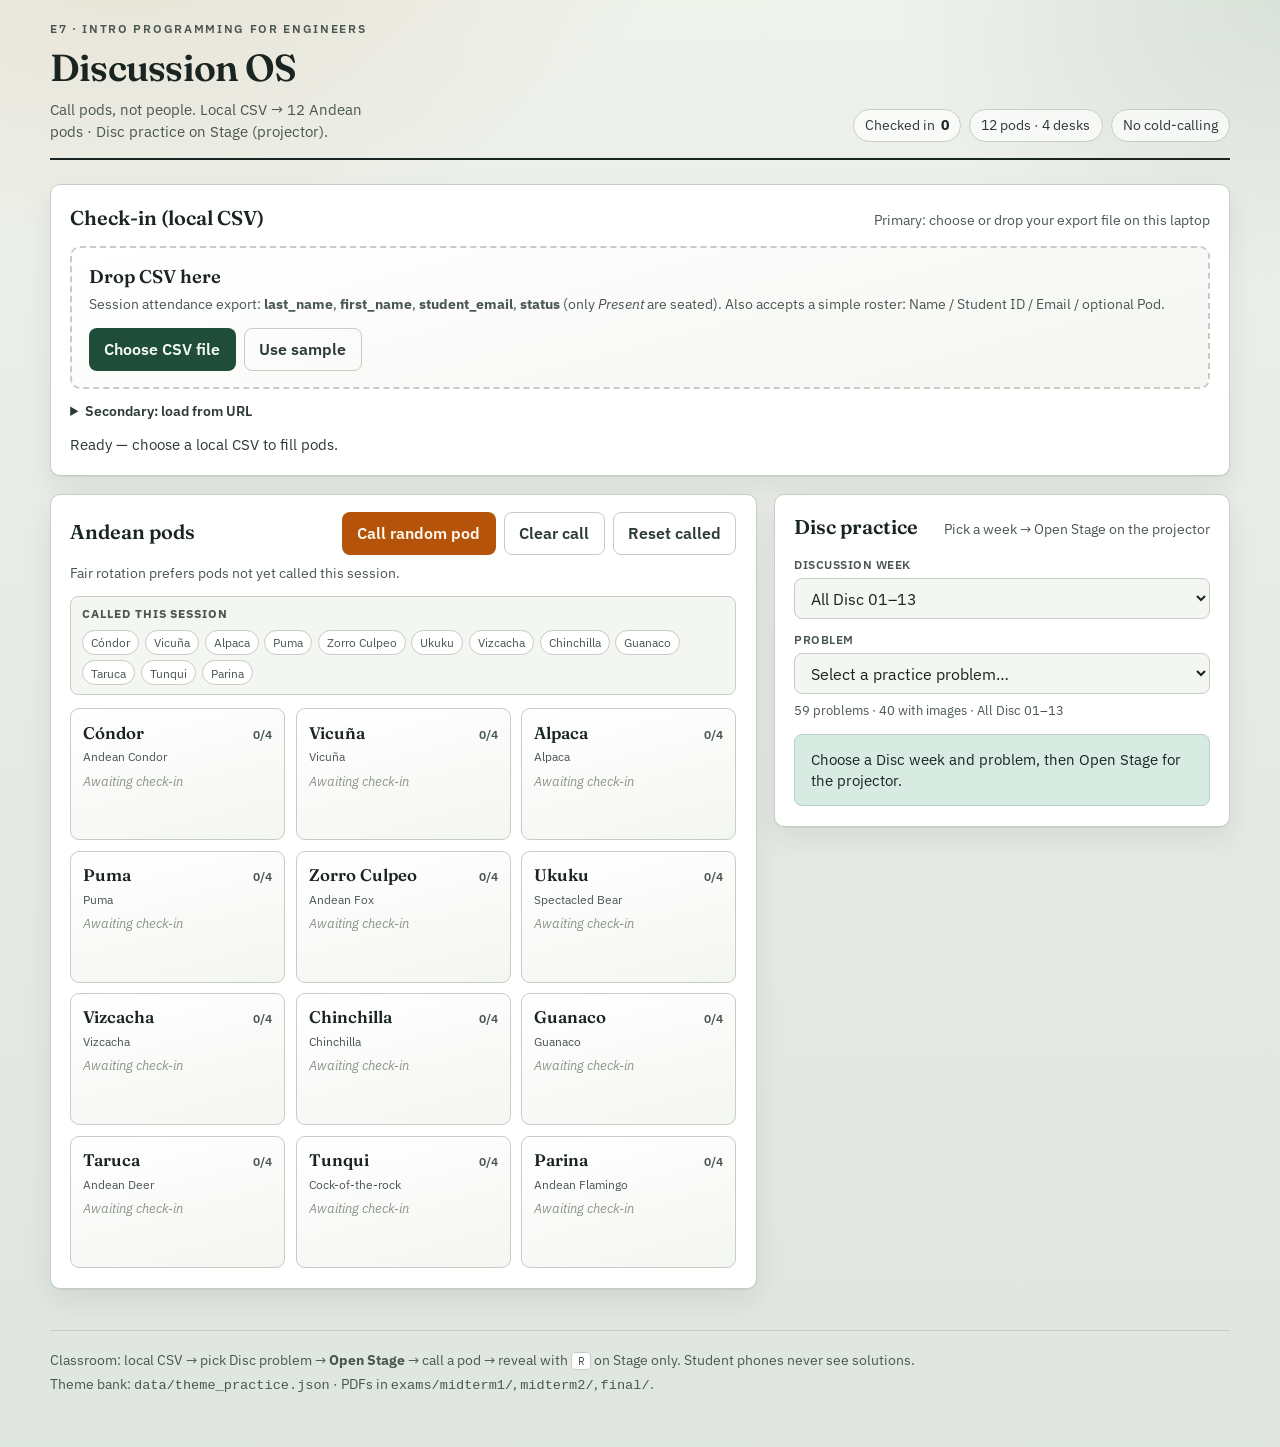
<file: index.html>
<!DOCTYPE html>
<html lang="en">
  <head>
    <meta charset="utf-8" />
    <meta name="viewport" content="width=device-width, initial-scale=1" />
    <title>E7 Discussion OS — GSI Dashboard</title>
    <meta
      name="description"
      content="GSI dashboard for E7 discussion: local CSV check-in, Andean pod picker, Disc practice Stage."
    />
    <link rel="preconnect" href="https://fonts.googleapis.com" />
    <link rel="preconnect" href="https://fonts.gstatic.com" crossorigin />
    <link
      href="https://fonts.googleapis.com/css2?family=Fraunces:opsz,wght@9..144,500;9..144,600;9..144,700&family=IBM+Plex+Mono:wght@400;500&family=IBM+Plex+Sans:wght@400;500;600;700&display=swap"
      rel="stylesheet"
    />
    <link rel="stylesheet" href="css/styles.css" />
  </head>
  <body>
    <div class="wrap">
      <header class="site-header">
        <div class="brand">
          <div class="brand__course">E7 · Intro Programming for Engineers</div>
          <h1 class="brand__title">Discussion OS</h1>
          <p class="brand__sub">
            Call pods, not people. Local CSV → 12 Andean pods · Disc practice on Stage (projector).
          </p>
        </div>
        <div class="header-meta">
          <span class="chip">Checked in <strong id="checkin-count">0</strong></span>
          <span class="chip">12 pods · 4 desks</span>
          <span class="chip">No cold-calling</span>
        </div>
      </header>

      <section class="panel" aria-labelledby="checkin-title">
        <div class="panel__head">
          <h2 class="panel__title" id="checkin-title">Check-in (local CSV)</h2>
          <p class="panel__hint">Primary: choose or drop your export file on this laptop</p>
        </div>
        <div
          class="csv-drop"
          id="csv-drop"
          tabindex="0"
          role="button"
          aria-label="Drop CSV file here or click Choose CSV"
        >
          <p class="csv-drop__title">Drop CSV here</p>
          <p class="csv-drop__hint">
            Session attendance export:
            <strong>last_name</strong>, <strong>first_name</strong>, <strong>student_email</strong>,
            <strong>status</strong> (only <em>Present</em> are seated). Also accepts a simple roster:
            Name / Student ID / Email / optional Pod.
          </p>
          <div class="actions-inline">
            <label class="btn btn--primary csv-file-label">
              Choose CSV file
              <input id="csv-file" type="file" accept=".csv,text/csv" hidden />
            </label>
            <button type="button" class="btn btn--ghost" id="btn-load-sample">Use sample</button>
          </div>
          <p class="csv-drop__file" id="csv-file-name" hidden></p>
        </div>
        <details class="csv-secondary">
          <summary>Secondary: load from URL</summary>
          <div class="toolbar">
            <div class="field">
              <label for="csv-url">CSV URL</label>
              <input
                id="csv-url"
                type="url"
                placeholder="https://docs.google.com/spreadsheets/d/…/export?format=csv"
                autocomplete="off"
                spellcheck="false"
              />
            </div>
            <div class="actions-inline">
              <button type="button" class="btn btn--ghost" id="btn-load-csv">Load URL</button>
              <button type="button" class="btn btn--ghost" id="btn-save-url">Save URL</button>
            </div>
          </div>
        </details>
        <p class="status" id="checkin-status" data-kind="busy">Ready — choose a local CSV to fill pods.</p>
      </section>

      <div class="layout">
        <section class="panel" aria-labelledby="pods-title">
          <div class="panel__head">
            <h2 class="panel__title" id="pods-title">Andean pods</h2>
            <div class="actions-inline">
              <button type="button" class="btn btn--accent" id="btn-pick-pod">Call random pod</button>
              <button type="button" class="btn btn--ghost" id="btn-clear-pick">Clear call</button>
              <button type="button" class="btn btn--ghost" id="btn-reset-called">Reset called</button>
            </div>
          </div>
          <p class="panel__hint panel__hint--inline">
            Fair rotation prefers pods not yet called this session.
          </p>
          <div class="called-bar" id="called-bar" aria-live="polite">
            <span class="called-bar__label">Called this session</span>
            <ul class="called-list" id="called-list"></ul>
          </div>
          <div class="pod-grid" id="pod-grid" aria-live="polite"></div>
        </section>

        <aside>
          <div class="picked" id="picked-panel" hidden>
            <p class="picked__label">Calling</p>
            <h2 class="picked__name" id="picked-name">Pod</h2>
            <p class="picked__english" id="picked-english"></p>
            <ul class="picked__members" id="picked-members"></ul>
          </div>

          <section class="panel" aria-labelledby="exam-title">
            <div class="panel__head">
              <h2 class="panel__title" id="exam-title">Disc practice</h2>
              <p class="panel__hint">Pick a week → Open Stage on the projector</p>
            </div>
            <div class="exam-filters">
              <div class="field">
                <label for="disc-filter">Discussion week</label>
                <select id="disc-filter">
                  <option value="">All Disc 01–13</option>
                </select>
              </div>
            </div>
            <div class="exam-row">
              <div class="field">
                <label for="exam-select">Problem</label>
                <select id="exam-select">
                  <option value="">Loading theme bank…</option>
                </select>
              </div>
            </div>
            <p class="exam-count" id="exam-count" aria-live="polite"></p>
            <div class="exam-meta" id="exam-meta">
              Choose a Disc week and problem, then Open Stage for the projector.
            </div>

            <div class="sol-controls" id="sol-controls" hidden>
              <button type="button" class="btn btn--primary" id="btn-open-stage" disabled>
                Open Stage
              </button>
              <button type="button" class="btn btn--ghost" id="btn-add-queue" disabled>
                Add to queue
              </button>
              <button type="button" class="btn btn--ghost" id="btn-open-exam" disabled>
                Source PDF
              </button>
            </div>

            <div class="queue-panel" id="queue-panel" hidden>
              <div class="queue-panel__head">
                <span>Session queue</span>
                <button type="button" class="btn btn--ghost btn--tiny" id="btn-clear-queue">Clear</button>
              </div>
              <ol class="queue-list" id="queue-list"></ol>
            </div>
          </section>
        </aside>
      </div>

      <footer class="site-footer">
        <p>
          Classroom: local CSV → pick Disc problem → <strong>Open Stage</strong> → call a pod →
          reveal with <kbd>R</kbd> on Stage only. Student phones never see solutions.
        </p>
        <p>
          Theme bank: <code>data/theme_practice.json</code> · PDFs in
          <code>exams/midterm1/</code>, <code>midterm2/</code>, <code>final/</code>.
        </p>
      </footer>
    </div>

    <script src="js/pod_data.js"></script>
    <script src="js/app.js"></script>
  </body>
</html>
</file>
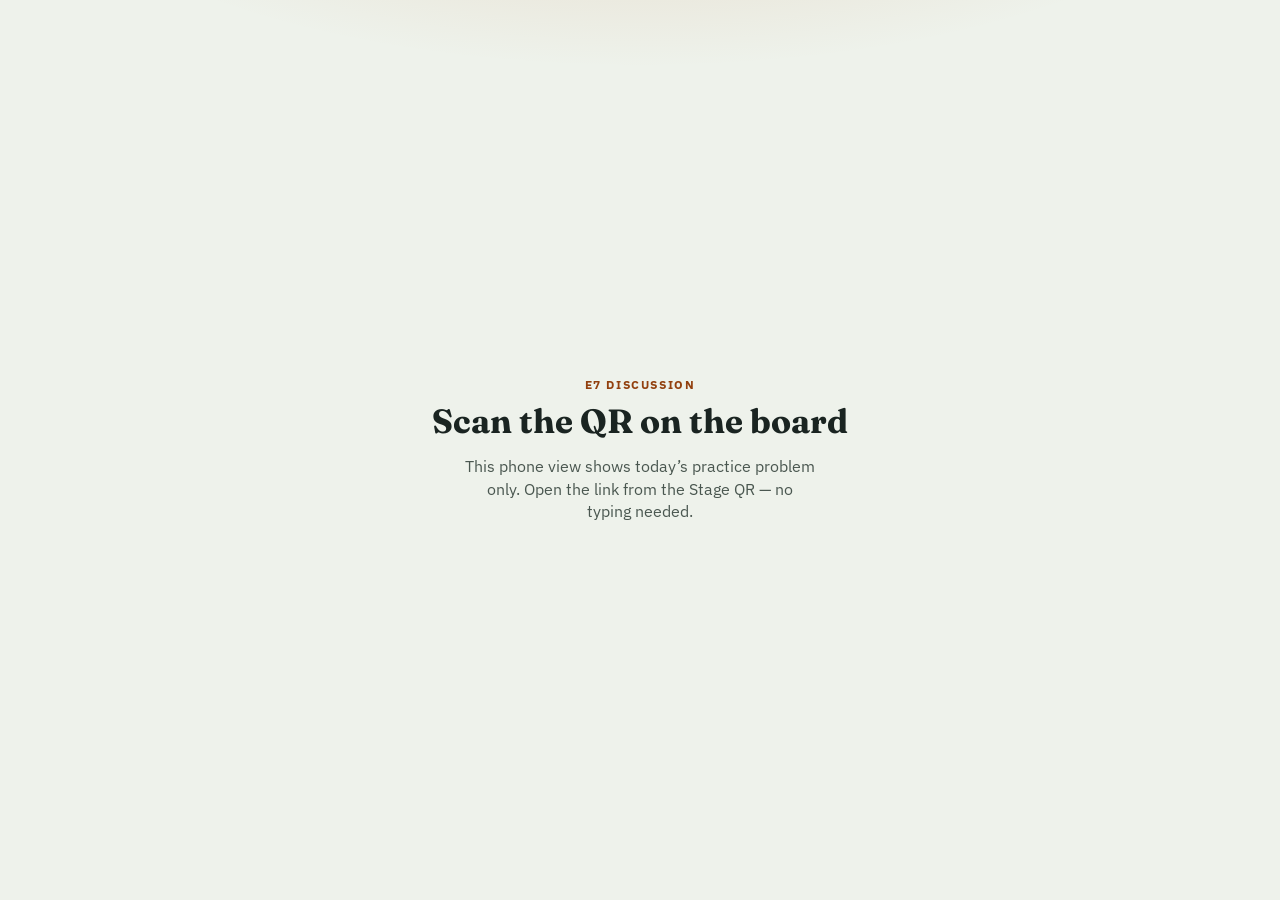
<file: student.html>
<!DOCTYPE html>
<html lang="en">
  <head>
    <meta charset="utf-8" />
    <meta name="viewport" content="width=device-width, initial-scale=1, viewport-fit=cover" />
    <meta name="theme-color" content="#0f1613" />
    <meta name="color-scheme" content="dark light" />
    <title>E7 Practice — Problem</title>
    <link rel="preconnect" href="https://fonts.googleapis.com" />
    <link rel="preconnect" href="https://fonts.gstatic.com" crossorigin />
    <link
      href="https://fonts.googleapis.com/css2?family=Fraunces:opsz,wght@9..144,600;9..144,700&family=IBM+Plex+Sans:wght@400;500;600&display=swap"
      rel="stylesheet"
    />
    <link rel="stylesheet" href="css/student.css" />
  </head>
  <body class="student-body">
    <div id="empty-state" class="empty-state" hidden>
      <p class="empty-state__eyebrow">E7 discussion</p>
      <h1 class="empty-state__title">Scan the QR on the board</h1>
      <p class="empty-state__body">
        This phone view shows today’s practice problem only. Open the link from the Stage QR — no
        typing needed.
      </p>
    </div>

    <header class="student-top" id="student-header" hidden>
      <p class="student-eyebrow">E7 · problem only</p>
      <p class="student-disc" id="student-disc"></p>
      <h1 class="student-title" id="student-title"></h1>
      <p class="student-sub" id="student-sub"></p>
    </header>

    <main class="student-main" id="student-main" hidden>
      <div class="problem-frame" id="problem-frame">
        <img id="problem-image" alt="Practice problem" decoding="async" />
      </div>
      <p class="student-note">
        Solutions stay on the projector. Pinch to zoom. Work with your pod — no peeking.
      </p>
    </main>

    <p class="student-error" id="student-error" hidden></p>

    <script src="js/student.js"></script>
  </body>
</html>
</file>
<file: css/styles.css>
/* E7 Discussion OS — practical GSI classroom dashboard
   Direction: highland slate + copper accent (not purple-on-white) */

:root {
  --ink: #1a2421;
  --ink-soft: #2c3a35;
  --stone: #4a5750;
  --mist: #e8ebe6;
  --paper: #f4f6f2;
  --panel: #ffffff;
  --line: #c5cdc4;
  --copper: #b45309;
  --copper-deep: #92400e;
  --copper-soft: #fef3c7;
  --pine: #1f4d3a;
  --pine-soft: #d8ebe2;
  --alert: #9f1239;
  --ok: #166534;
  --shadow: 0 1px 0 rgba(26, 36, 33, 0.06), 0 12px 28px rgba(26, 36, 33, 0.08);
  --radius: 10px;
  --font-display: "Fraunces", "Iowan Old Style", Georgia, serif;
  --font-body: "IBM Plex Sans", "Segoe UI", sans-serif;
  --font-mono: "IBM Plex Mono", ui-monospace, monospace;
}

*,
*::before,
*::after {
  box-sizing: border-box;
}

html {
  color-scheme: light;
}

body {
  margin: 0;
  min-height: 100vh;
  font-family: var(--font-body);
  color: var(--ink);
  background:
    radial-gradient(ellipse 80% 50% at 10% -10%, rgba(180, 83, 9, 0.12), transparent 55%),
    radial-gradient(ellipse 60% 40% at 100% 0%, rgba(31, 77, 58, 0.1), transparent 50%),
    linear-gradient(180deg, #eef2eb 0%, var(--mist) 40%, #dfe6df 100%);
  line-height: 1.45;
}

img {
  max-width: 100%;
}

button,
input,
select {
  font: inherit;
}

a {
  color: var(--pine);
}

.wrap {
  width: min(1180px, calc(100% - 2rem));
  margin: 0 auto;
  padding: 1.25rem 0 3rem;
}

/* —— Header —— */
.site-header {
  display: flex;
  flex-wrap: wrap;
  align-items: flex-end;
  justify-content: space-between;
  gap: 1rem;
  margin-bottom: 1.5rem;
  padding-bottom: 1rem;
  border-bottom: 2px solid var(--ink);
}

.brand {
  display: grid;
  gap: 0.2rem;
}

.brand__course {
  font-size: 0.75rem;
  letter-spacing: 0.14em;
  text-transform: uppercase;
  color: var(--stone);
  font-weight: 600;
}

.brand__title {
  margin: 0;
  font-family: var(--font-display);
  font-weight: 600;
  font-size: clamp(1.75rem, 3vw, 2.35rem);
  letter-spacing: -0.02em;
  color: var(--ink);
}

.brand__sub {
  margin: 0;
  color: var(--stone);
  max-width: 36ch;
  font-size: 0.95rem;
}

.header-meta {
  display: flex;
  flex-wrap: wrap;
  gap: 0.5rem;
}

.chip {
  display: inline-flex;
  align-items: center;
  gap: 0.35rem;
  padding: 0.35rem 0.7rem;
  border: 1px solid var(--line);
  border-radius: 999px;
  background: rgba(255, 255, 255, 0.7);
  font-size: 0.85rem;
  color: var(--ink-soft);
}

.chip strong {
  font-variant-numeric: tabular-nums;
  color: var(--ink);
}

/* —— Panels —— */
.panel {
  background: var(--panel);
  border: 1px solid var(--line);
  border-radius: var(--radius);
  box-shadow: var(--shadow);
  padding: 1.1rem 1.2rem 1.25rem;
  margin-bottom: 1.1rem;
}

.panel__head {
  display: flex;
  flex-wrap: wrap;
  align-items: baseline;
  justify-content: space-between;
  gap: 0.5rem 1rem;
  margin-bottom: 0.85rem;
}

.panel__title {
  margin: 0;
  font-family: var(--font-display);
  font-size: 1.25rem;
  font-weight: 600;
}

.panel__hint {
  margin: 0;
  color: var(--stone);
  font-size: 0.9rem;
}

.toolbar {
  display: flex;
  flex-wrap: wrap;
  gap: 0.55rem;
  align-items: center;
}

.field {
  display: grid;
  gap: 0.3rem;
  flex: 1 1 280px;
}

.field label {
  font-size: 0.78rem;
  font-weight: 600;
  letter-spacing: 0.04em;
  text-transform: uppercase;
  color: var(--stone);
}

.field input,
.field select {
  width: 100%;
  padding: 0.55rem 0.7rem;
  border: 1px solid var(--line);
  border-radius: 8px;
  background: var(--paper);
  color: var(--ink);
}

.field input:focus,
.field select:focus {
  outline: 2px solid rgba(180, 83, 9, 0.45);
  outline-offset: 1px;
  border-color: var(--copper);
}

.btn {
  appearance: none;
  border: 1px solid transparent;
  border-radius: 8px;
  padding: 0.55rem 0.9rem;
  font-weight: 600;
  cursor: pointer;
  transition: transform 0.12s ease, background 0.15s ease, border-color 0.15s ease;
}

.btn:active:not(:disabled) {
  transform: translateY(1px);
}

.btn:disabled {
  opacity: 0.45;
  cursor: not-allowed;
}

.btn--primary {
  background: var(--pine);
  color: #f5faf7;
}

.btn--primary:hover:not(:disabled) {
  background: #163d2e;
}

.btn--accent {
  background: var(--copper);
  color: #fff8ef;
}

.btn--accent:hover:not(:disabled) {
  background: var(--copper-deep);
}

.btn--ghost {
  background: transparent;
  border-color: var(--line);
  color: var(--ink-soft);
}

.btn--ghost:hover:not(:disabled) {
  background: var(--paper);
  border-color: var(--stone);
}

.status {
  margin: 0.75rem 0 0;
  font-size: 0.92rem;
  color: var(--stone);
}

.status[data-kind="ok"] {
  color: var(--ok);
}

.status[data-kind="err"] {
  color: var(--alert);
}

.status[data-kind="warn"] {
  color: var(--copper-deep);
}

.status[data-kind="busy"] {
  color: var(--ink-soft);
}

/* —— Layout —— */
.layout {
  display: grid;
  grid-template-columns: 1.55fr 1fr;
  gap: 1.1rem;
  align-items: start;
}

@media (max-width: 900px) {
  .layout {
    grid-template-columns: 1fr;
  }
}

/* —— Pod grid —— */
.pod-grid {
  display: grid;
  grid-template-columns: repeat(3, minmax(0, 1fr));
  gap: 0.65rem;
}

@media (max-width: 720px) {
  .pod-grid {
    grid-template-columns: repeat(2, minmax(0, 1fr));
  }
}

@media (max-width: 420px) {
  .pod-grid {
    grid-template-columns: 1fr;
  }
}

.pod-card {
  border: 1px solid var(--line);
  border-radius: 9px;
  padding: 0.7rem 0.75rem 0.8rem;
  background: linear-gradient(165deg, #fff 0%, var(--paper) 100%);
  cursor: pointer;
  transition: border-color 0.15s ease, box-shadow 0.15s ease, transform 0.15s ease;
  min-height: 132px;
}

.pod-card:hover {
  border-color: #9aa89f;
}

.pod-card:focus-visible {
  outline: 2px solid var(--copper);
  outline-offset: 2px;
}

.pod-card.is-pulse {
  border-color: var(--copper);
  box-shadow: 0 0 0 3px rgba(180, 83, 9, 0.2);
  transform: scale(1.02);
}

.pod-card.is-selected {
  border-color: var(--copper);
  background: linear-gradient(165deg, var(--copper-soft) 0%, #fff 70%);
  box-shadow: 0 0 0 2px rgba(180, 83, 9, 0.35);
  animation: select-pop 0.35s ease;
}

@keyframes select-pop {
  from {
    transform: scale(0.98);
  }
  to {
    transform: scale(1);
  }
}

.pod-card__head {
  display: flex;
  justify-content: space-between;
  align-items: baseline;
  gap: 0.4rem;
}

.pod-card__name {
  margin: 0;
  font-family: var(--font-display);
  font-size: 1.05rem;
  font-weight: 600;
}

.pod-card__count {
  font-size: 0.78rem;
  font-variant-numeric: tabular-nums;
  color: var(--stone);
  font-weight: 600;
}

.pod-card__english {
  margin: 0.15rem 0 0.45rem;
  font-size: 0.78rem;
  color: var(--stone);
}

.pod-card__members {
  margin: 0;
  padding: 0;
  list-style: none;
  font-size: 0.8rem;
  color: var(--ink-soft);
}

.pod-card__members li {
  display: flex;
  gap: 0.35rem;
  white-space: nowrap;
  overflow: hidden;
  text-overflow: ellipsis;
}

.pod-card__members .desk {
  color: var(--pine);
  font-weight: 600;
  font-variant-numeric: tabular-nums;
}

.pod-card__members .empty {
  color: #8a948c;
  font-style: italic;
}

/* —— Picked panel —— */
.picked {
  border: 1px solid #e8c48a;
  background: linear-gradient(180deg, #fffbeb 0%, #fff 55%);
  border-radius: var(--radius);
  padding: 1rem 1.1rem;
  margin-bottom: 1rem;
  animation: fade-up 0.28s ease;
}

.picked[hidden] {
  display: none;
}

@keyframes fade-up {
  from {
    opacity: 0;
    transform: translateY(6px);
  }
  to {
    opacity: 1;
    transform: translateY(0);
  }
}

.picked__label {
  margin: 0;
  font-size: 0.72rem;
  letter-spacing: 0.12em;
  text-transform: uppercase;
  color: var(--copper-deep);
  font-weight: 700;
}

.picked__name {
  margin: 0.2rem 0 0;
  font-family: var(--font-display);
  font-size: 1.7rem;
  font-weight: 600;
}

.picked__english {
  margin: 0.1rem 0 0.75rem;
  color: var(--stone);
}

.picked__members {
  margin: 0;
  padding: 0;
  list-style: none;
  display: grid;
  gap: 0.4rem;
}

.picked__members li {
  display: grid;
  grid-template-columns: 4.5rem 1fr auto;
  gap: 0.5rem;
  align-items: baseline;
  padding: 0.4rem 0.55rem;
  background: rgba(255, 255, 255, 0.75);
  border: 1px solid #f0e0c0;
  border-radius: 7px;
  font-size: 0.92rem;
}

.picked__members .desk {
  font-weight: 700;
  color: var(--pine);
  font-size: 0.8rem;
}

.picked__members .member-id {
  color: var(--stone);
  font-family: var(--font-mono);
  font-size: 0.78rem;
}

.picked__members .empty {
  grid-column: 1 / -1;
  color: var(--stone);
  font-style: italic;
}

/* —— Exam / theme bank —— */
.exam-filters {
  display: flex;
  flex-wrap: wrap;
  gap: 0.55rem;
  margin-bottom: 0.65rem;
}

.exam-filters .field {
  flex: 1 1 140px;
}

.exam-row {
  display: flex;
  flex-wrap: wrap;
  gap: 0.55rem;
  align-items: end;
}

.exam-row .field {
  flex: 1 1 220px;
}

.exam-count {
  margin: 0.45rem 0 0;
  font-size: 0.8rem;
  color: var(--stone);
  font-variant-numeric: tabular-nums;
}

.problem-figure,
.solution-figure {
  margin: 0.85rem 0 0;
  padding: 0;
  border: 1px solid var(--line);
  border-radius: 8px;
  background: #fff;
  overflow: hidden;
}

.problem-figure[hidden],
.solution-figure[hidden],
.sol-controls[hidden] {
  display: none;
}

.problem-figure__cap,
.solution-figure__cap {
  margin: 0;
  padding: 0.45rem 0.7rem;
  font-size: 0.72rem;
  letter-spacing: 0.08em;
  text-transform: uppercase;
  font-weight: 700;
  color: var(--stone);
  background: var(--paper);
  border-bottom: 1px solid var(--line);
}

.solution-figure__cap {
  color: var(--copper-deep);
  background: var(--copper-soft);
  border-bottom-color: #e8c48a;
}

.problem-figure img,
.solution-figure img {
  display: block;
  width: 100%;
  height: auto;
  max-width: 100%;
  vertical-align: middle;
}

.sol-controls {
  display: flex;
  flex-wrap: wrap;
  gap: 0.5rem;
  margin-top: 0.75rem;
}

.solution-figure {
  border-color: #e8c48a;
  box-shadow: 0 0 0 2px rgba(180, 83, 9, 0.12);
}

.exam-meta {
  margin-top: 0.9rem;
  padding: 0.85rem 0.95rem;
  background: var(--pine-soft);
  border-radius: 8px;
  border: 1px solid #b7d0c3;
  font-size: 0.92rem;
}

.exam-meta__row {
  margin-bottom: 0.4rem;
}

.exam-meta__tags {
  display: flex;
  flex-wrap: wrap;
  gap: 0.35rem;
  margin-bottom: 0.55rem;
}

.tag {
  display: inline-block;
  padding: 0.15rem 0.45rem;
  border-radius: 999px;
  background: #fff;
  border: 1px solid #a8c4b5;
  font-size: 0.75rem;
  font-weight: 600;
  color: var(--pine);
}

.exam-meta__trap {
  margin: 0 0 0.55rem;
  color: var(--ink-soft);
}

.exam-meta__trap span {
  font-weight: 700;
  color: var(--ink);
}

.exam-meta__url {
  display: block;
  font-family: var(--font-mono);
  font-size: 0.78rem;
  word-break: break-all;
  color: var(--ink-soft);
}

.site-footer {
  margin-top: 1.5rem;
  padding-top: 1rem;
  border-top: 1px solid var(--line);
  color: var(--stone);
  font-size: 0.85rem;
}

.site-footer p {
  margin: 0.25rem 0;
}

.actions-inline {
  display: flex;
  flex-wrap: wrap;
  gap: 0.5rem;
}

/* —— Local CSV drop zone —— */
.csv-drop {
  margin-top: 0.35rem;
  padding: 1rem 1.05rem;
  border: 2px dashed var(--line);
  border-radius: var(--radius);
  background: linear-gradient(165deg, #fff 0%, var(--paper) 100%);
  transition: border-color 0.15s ease, background 0.15s ease;
}

.csv-drop.is-dragover {
  border-color: var(--copper);
  background: var(--copper-soft);
}

.csv-drop__title {
  margin: 0 0 0.25rem;
  font-family: var(--font-display);
  font-size: 1.15rem;
  font-weight: 600;
}

.csv-drop__hint {
  margin: 0 0 0.85rem;
  font-size: 0.88rem;
  color: var(--stone);
}

.csv-drop__file {
  margin: 0.65rem 0 0;
  font-size: 0.85rem;
  color: var(--pine);
  font-weight: 600;
}

.csv-file-label {
  display: inline-flex;
  align-items: center;
  cursor: pointer;
}

.csv-secondary {
  margin-top: 0.75rem;
  font-size: 0.9rem;
  color: var(--stone);
}

.csv-secondary summary {
  cursor: pointer;
  font-weight: 600;
  color: var(--ink-soft);
}

.csv-secondary .toolbar {
  margin-top: 0.65rem;
}

.panel__hint--inline {
  margin: -0.35rem 0 0.75rem;
}

/* —— Called this session —— */
.called-bar {
  display: flex;
  flex-wrap: wrap;
  gap: 0.45rem 0.65rem;
  align-items: center;
  margin-bottom: 0.85rem;
  padding: 0.55rem 0.7rem;
  background: var(--paper);
  border: 1px solid var(--line);
  border-radius: 8px;
}

.called-bar__label {
  font-size: 0.72rem;
  letter-spacing: 0.08em;
  text-transform: uppercase;
  font-weight: 700;
  color: var(--stone);
}

.called-list {
  display: flex;
  flex-wrap: wrap;
  gap: 0.35rem;
  margin: 0;
  padding: 0;
  list-style: none;
}

.called-chip {
  padding: 0.15rem 0.5rem;
  border-radius: 999px;
  border: 1px solid var(--line);
  background: #fff;
  font-size: 0.78rem;
  color: var(--stone);
}

.called-chip.is-called {
  background: var(--copper-soft);
  border-color: #e8c48a;
  color: var(--copper-deep);
  font-weight: 700;
}

.pod-card.is-called:not(.is-selected) {
  border-color: #d6c4a3;
}

.pod-card.is-called:not(.is-selected) .pod-card__count {
  color: var(--copper-deep);
}

/* —— Session queue —— */
.queue-panel {
  margin-top: 0.85rem;
  padding: 0.7rem 0.8rem;
  border: 1px solid var(--line);
  border-radius: 8px;
  background: var(--paper);
}

.queue-panel[hidden] {
  display: none;
}

.queue-panel__head {
  display: flex;
  justify-content: space-between;
  align-items: center;
  font-size: 0.78rem;
  font-weight: 700;
  letter-spacing: 0.06em;
  text-transform: uppercase;
  color: var(--stone);
  margin-bottom: 0.45rem;
}

.btn--tiny {
  padding: 0.25rem 0.5rem;
  font-size: 0.75rem;
}

.queue-list {
  margin: 0;
  padding-left: 1.15rem;
  display: grid;
  gap: 0.3rem;
}

.queue-item {
  appearance: none;
  border: none;
  background: transparent;
  color: var(--pine);
  font: inherit;
  font-weight: 600;
  text-align: left;
  cursor: pointer;
  padding: 0.15rem 0;
}

.queue-item:hover {
  text-decoration: underline;
}

.site-footer kbd {
  font-family: var(--font-mono);
  font-size: 0.8em;
  padding: 0.05rem 0.35rem;
  border: 1px solid var(--line);
  border-radius: 4px;
  background: #fff;
}
</file>
<file: css/student.css>
/* Mobile-first student phone view — problem only */

:root {
  --ink: #f4f6f2;
  --ink-dim: #b7c2ba;
  --paper: #0f1613;
  --panel: #1a2421;
  --line: rgba(255, 255, 255, 0.12);
  --accent: #e8c48a;
  --font-display: "Fraunces", "Iowan Old Style", Georgia, serif;
  --font-body: "IBM Plex Sans", "Segoe UI", sans-serif;
}

@media (prefers-color-scheme: light) {
  :root {
    --ink: #1a2421;
    --ink-dim: #4a5750;
    --paper: #eef2eb;
    --panel: #ffffff;
    --line: #c5cdc4;
    --accent: #92400e;
  }
}

*,
*::before,
*::after {
  box-sizing: border-box;
}

html {
  color-scheme: dark light;
}

body.student-body {
  margin: 0;
  min-height: 100dvh;
  font-family: var(--font-body);
  color: var(--ink);
  background:
    radial-gradient(ellipse 90% 50% at 50% -20%, rgba(180, 83, 9, 0.18), transparent 55%),
    var(--paper);
  line-height: 1.4;
  -webkit-text-size-adjust: 100%;
}

.student-top {
  padding: max(0.85rem, env(safe-area-inset-top)) 1rem 0.5rem;
}

.student-eyebrow {
  margin: 0;
  font-size: 0.7rem;
  letter-spacing: 0.14em;
  text-transform: uppercase;
  font-weight: 700;
  color: var(--accent);
}

.student-disc {
  margin: 0.45rem 0 0;
  font-size: 0.85rem;
  font-weight: 600;
  color: var(--ink-dim);
}

.student-title {
  margin: 0.2rem 0 0;
  font-family: var(--font-display);
  font-size: clamp(1.35rem, 5.5vw, 1.75rem);
  font-weight: 700;
  line-height: 1.2;
}

.student-sub {
  margin: 0.3rem 0 0;
  font-size: 0.9rem;
  color: var(--ink-dim);
}

.student-main {
  padding: 0.5rem 0.65rem max(1.25rem, env(safe-area-inset-bottom));
}

.problem-frame {
  margin: 0;
  border-radius: 12px;
  overflow: auto;
  -webkit-overflow-scrolling: touch;
  overscroll-behavior: contain;
  background: #fff;
  border: 1px solid var(--line);
  box-shadow: 0 10px 28px rgba(0, 0, 0, 0.22);
  max-height: min(78dvh, 920px);
  touch-action: pan-x pan-y pinch-zoom;
}

.problem-frame img {
  display: block;
  width: 100%;
  height: auto;
  min-width: 100%;
  background: #fff;
  opacity: 0;
  transition: opacity 0.2s ease;
}

.problem-frame img.is-loaded {
  opacity: 1;
}

.student-note {
  margin: 0.85rem 0.25rem 0;
  text-align: center;
  font-size: 0.88rem;
  color: var(--ink-dim);
}

.student-error {
  margin: 1.5rem 1rem;
  padding: 0.9rem 1rem;
  border-radius: 10px;
  border: 1px solid #9f1239;
  background: #3f1d20;
  color: #fecdd3;
}

@media (prefers-color-scheme: light) {
  .student-error {
    background: #fff1f2;
    color: #9f1239;
  }
}

.student-error[hidden],
.empty-state[hidden],
.student-top[hidden],
.student-main[hidden] {
  display: none;
}

.empty-state {
  min-height: 100dvh;
  display: grid;
  align-content: center;
  gap: 0.55rem;
  padding: 2rem 1.35rem max(2rem, env(safe-area-inset-bottom));
  text-align: center;
}

.empty-state__eyebrow {
  margin: 0;
  font-size: 0.72rem;
  letter-spacing: 0.14em;
  text-transform: uppercase;
  font-weight: 700;
  color: var(--accent);
}

.empty-state__title {
  margin: 0;
  font-family: var(--font-display);
  font-size: clamp(1.6rem, 7vw, 2.1rem);
  font-weight: 700;
  line-height: 1.15;
}

.empty-state__body {
  margin: 0.35rem auto 0;
  max-width: 22rem;
  color: var(--ink-dim);
  font-size: 1rem;
}
</file>
